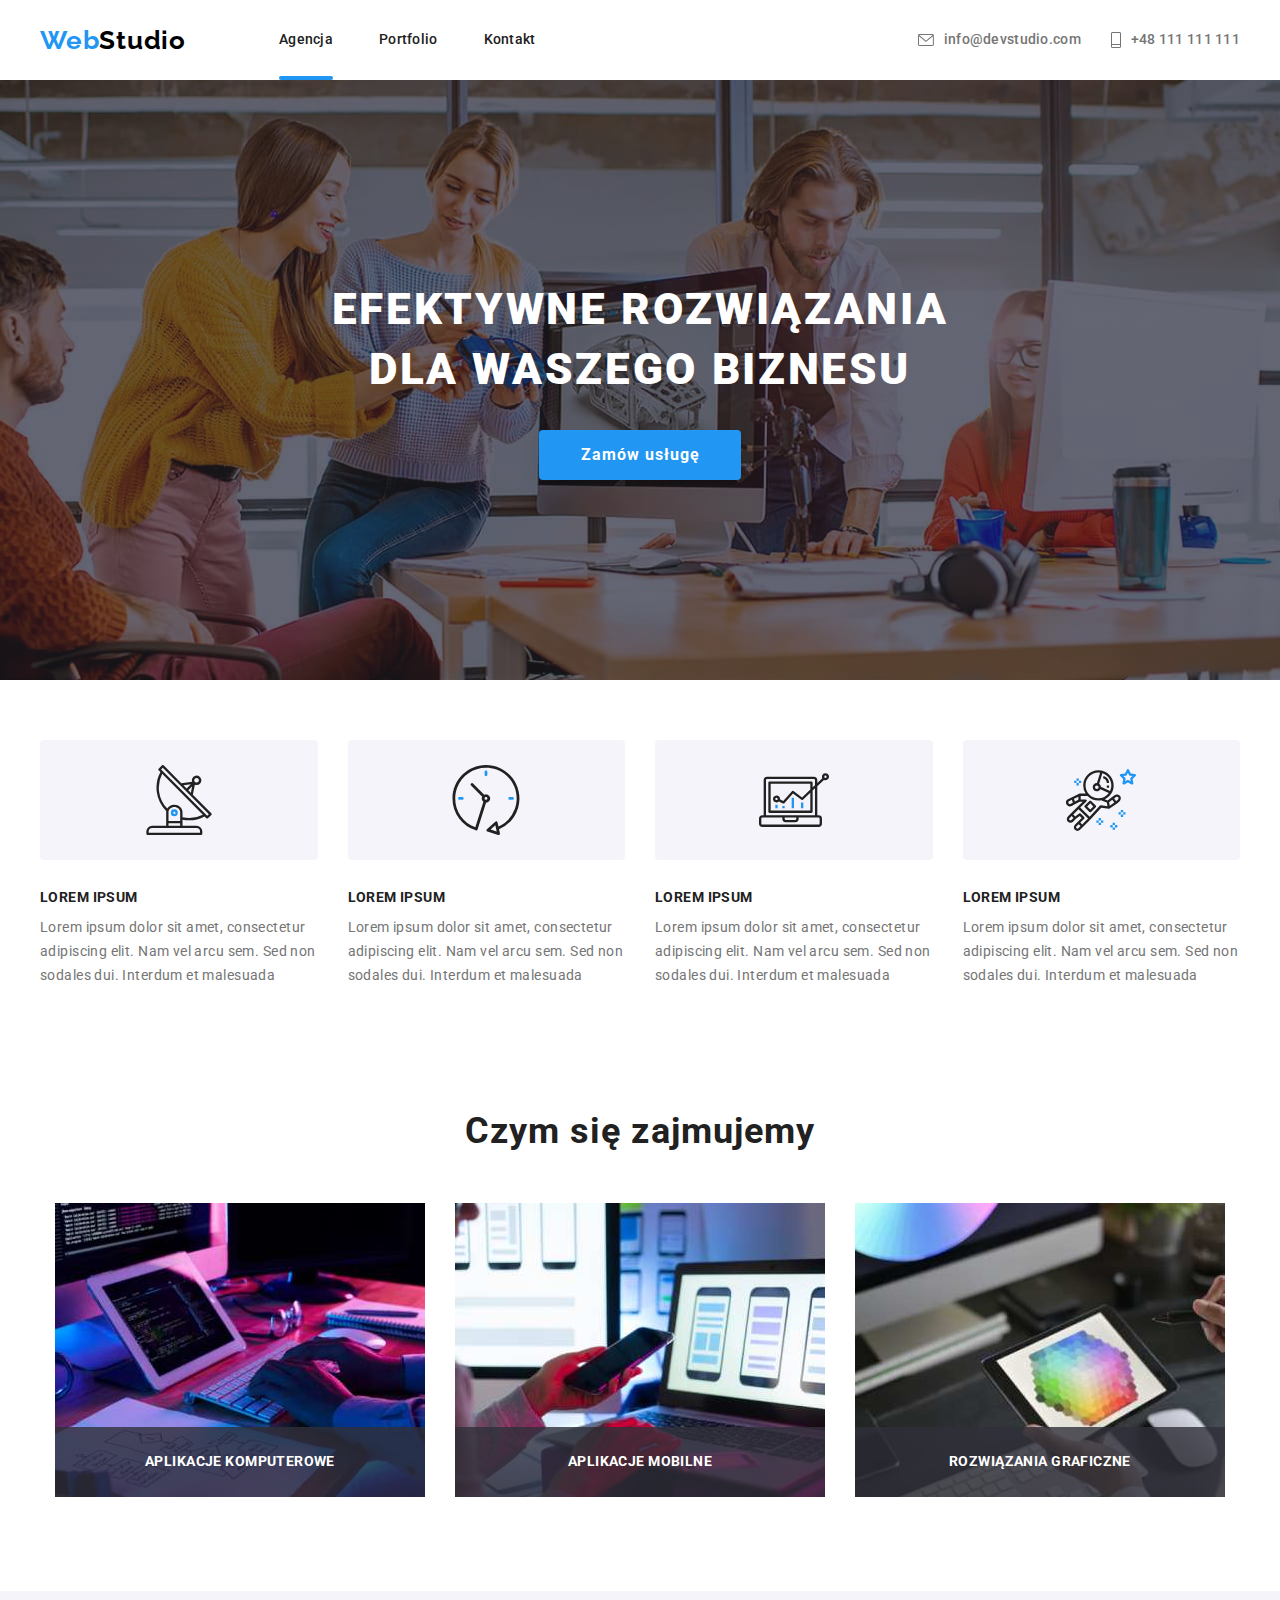
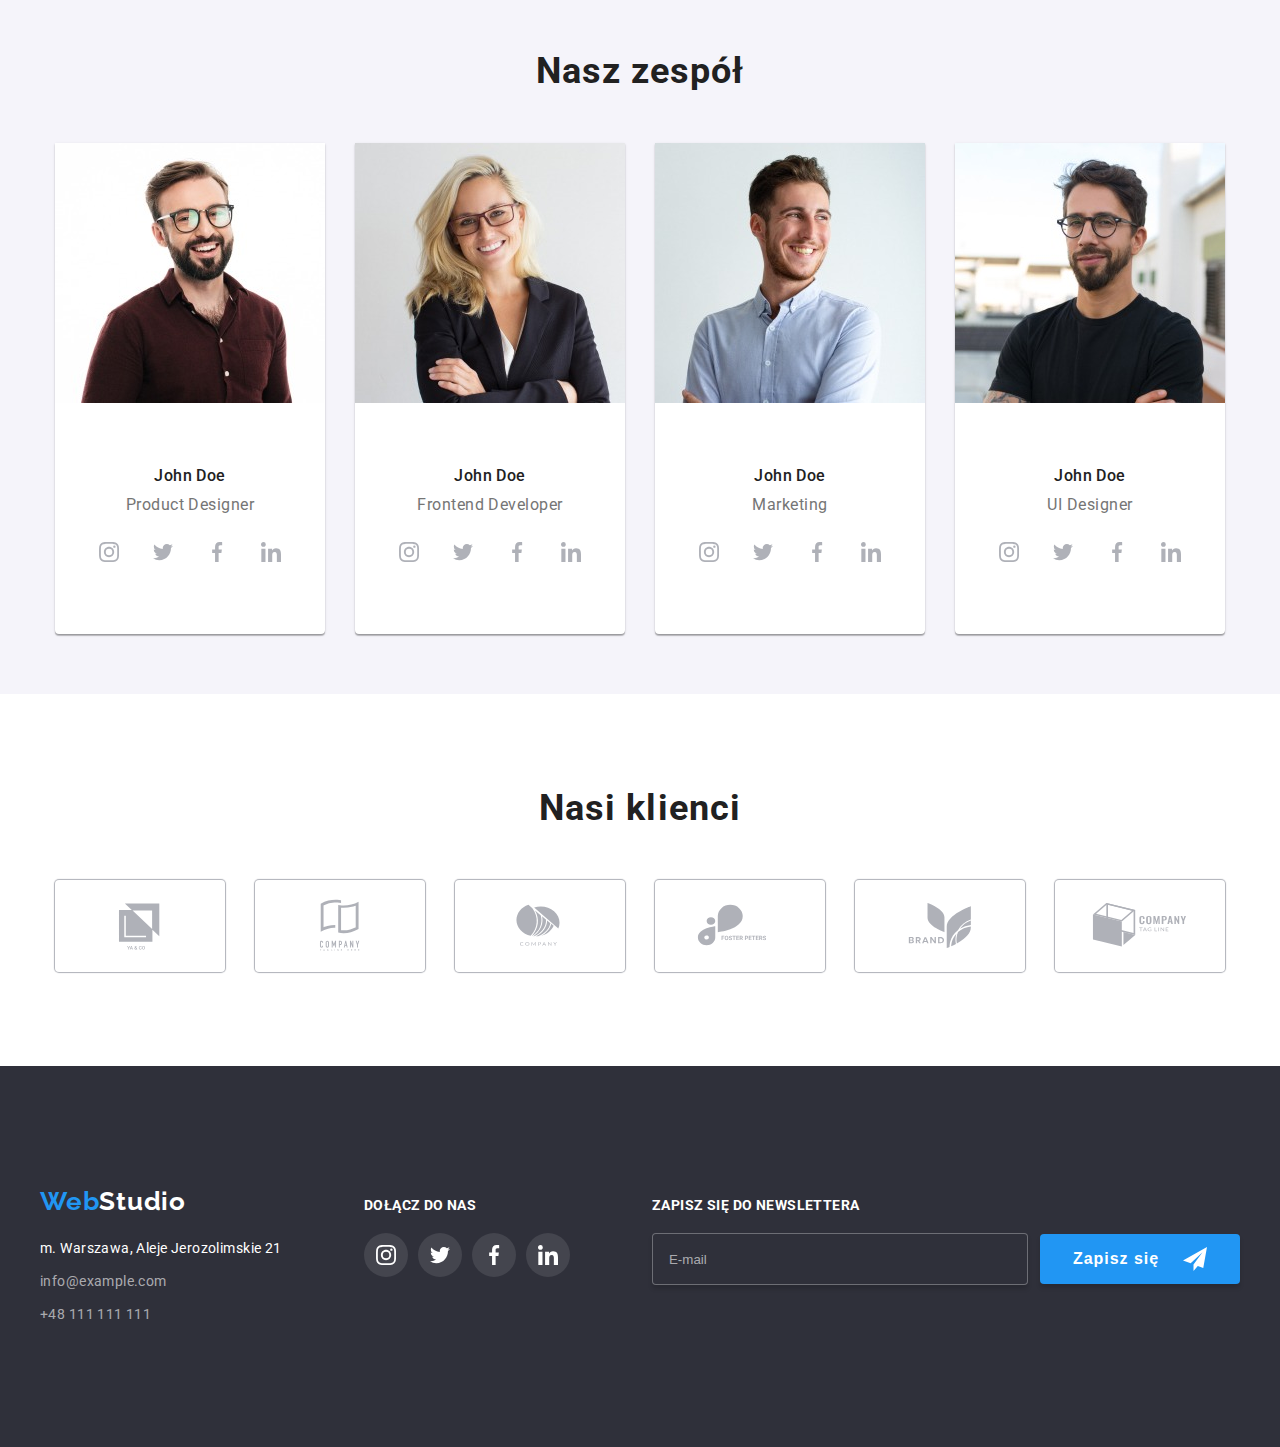
<file: index.html>
<!DOCTYPE html>
<html lang="pl">
  <head>
    <meta charset="UTF-8" />
    <meta http-equiv="X-UA-Compatible" content="IE=edge" />
    <meta name="viewport" content="width=device-width, initial-scale=1.0" />
    <title>WebStudio</title>
    <link
      rel="stylesheet"
      href="https://cdnjs.cloudflare.com/ajax/libs/modern-normalize/1.1.0/modern-normalize.min.css"
      integrity="sha512-wpPYUAdjBVSE4KJnH1VR1HeZfpl1ub8YT/NKx4PuQ5NmX2tKuGu6U/JRp5y+Y8XG2tV+wKQpNHVUX03MfMFn9Q=="
      crossorigin="anonymous"
      referrerpolicy="no-referrer"
    />
    <link rel="preconnect" href="https://fonts.googleapis.com" />
    <link rel="preconnect" href="https://fonts.gstatic.com" crossorigin />
    <link
      href="https://fonts.googleapis.com/css2?family=Raleway:wght@700&family=Roboto:wght@400;500;700;900&display=swap"
      rel="stylesheet"
    />
    <link rel="stylesheet" href="./css/main.min.css" />
    <!-- <link rel="stylesheet" href="./css/variables.min.css" /> -->
    <!-- <link href="./css/styles.css" rel="stylesheet" /> -->
  </head>
  <body>
    <!-- header -->
    <header class="header">
      <!-- mobile-menu -->

      <!-- mobile menu begin -->
      <div class="mobile-menu__overlay" data-menu>
        <div class="mobile-menu">
          <button class="mobile-menu__close-btn" type="button" data-menu-close>
            <svg
              class="mobile-menu__close-button-icon"
              width="40px"
              height="40px"
            >
              <use href="./images/icons.svg#mobile-menu_close-btn"></use>
            </svg>
          </button>
          <ul class="mobile-menu__nav">
            <li class="mobile-menu__item">
              <a class="mobile-menu__link" href="./index.html"> Agencja</a>
            </li>
            <li class="mobile-menu__item">
              <a class="mobile-menu__link" href="./portfolio.html">
                Portfolio</a
              >
            </li>
            <li class="mobile-menu__item">
              <a class="mobile-menu__link" href="#"> Kontakt</a>
            </li>
          </ul>
          <ul class="mobile-menu__contact-list">
            <li class="mobile-menu__contact-list-item">
              <a
                class="mobile-menu__contact-list-item--phone"
                href="tel:+48111111111"
              >
                +48 111 111 111</a
              >
            </li>
            <li class="mobile-menu__contact-list-item">
              <a
                class="mobile-menu__contact-list-item--mail"
                href="mailto:info@devstudio.com"
              >
                info@devstudio.com</a
              >
            </li>
          </ul>
          <ul class="mobile-menu__social-list">
            <li class="mobile-menu__social-list-item">
              <a class="mobile-menu__social-list-link" href="#">Instagram</a>
            </li>
            <li class="mobile-menu__social-list-item">
              <a class="mobile-menu__social-list-link" href="#"> Twitter</a>
            </li>
            <li class="mobile-menu__social-list-item">
              <a class="mobile-menu__social-list-link" href="#"> Facebook</a>
            </li>
            <li class="mobile-menu__social-list-item">
              <a class="mobile-menu__social-list-link" href="#"> Linkedin</a>
            </li>
          </ul>
        </div>
      </div>
      <!-- END-mobile-menu -->
      <!-- header- section -->
      <div class="container header__section">
        <a class="logo logo__text--dark" href="./index.html"
          ><span class="logo__text--accent">Web</span>Studio</a
        >

        <nav class="navigation">
          <ul class="navigation__menu">
            <li class="navigation__item navigation__item--agency">
              <a class="navigation__item--link" href="./index.html">Agencja</a>
            </li>
            <li class="navigation__item">
              <a class="navigation__item--link" href="./portfolio.html"
                >Portfolio</a
              >
            </li>
            <li class="navigation__item">
              <a class="navigation__item--link" href="#">Kontakt</a>
            </li>
          </ul>
          <!-- buton mobile-menu -->
          <button class="mobile-menu__button" type="button" data-menu-open>
            <svg
              class="mobile-menu__open-button-icon"
              width="24px"
              height="16px"
            >
              <use href="./images/icons.svg#mobile-menu"></use>
            </svg>
          </button>
          <!-- end buton mobile-menu -->
        </nav>

        <ul class="contact">
          <li>
            <a class="contact__header" href="mailto:info@devstudio.com"
              ><svg
                class="contact__header--envelopeIcon"
                width="16"
                height="12"
              >
                <use href="./images/icons.svg#icon-envelope"></use></svg
              >info@devstudio.com</a
            >
          </li>
          <li>
            <a class="contact__header" href="tel:+48111111111"
              ><svg class="contact__header--phoneIcon" width="10" height="16">
                <use href="./images/icons.svg#icon-phone"></use></svg
              >+48 111 111 111</a
            >
          </li>
        </ul>
      </div>
      <!-- END header- section -->
    </header>
    <!-- END header -->

    <main>
      <!-- banner section -->
      <section class="banner">
        <div class="container banner_description">
          <h1 class="banner__title">
            EFEKTYWNE ROZWIĄZANIA DLA WASZEGO BIZNESU
          </h1>
          <button class="banner__button" type="button" data-modal-open>
            Zamów usługę
          </button>
        </div>
      </section>
      <!-- END banner section -->

      <!-- paragraphs section -->
      <section class="section paragraphs">
        <div class="container paragraphs__section">
          <ul class="paragraphs__list">
            <li class="paragraphs__content">
              <div class="paragraphs__item">
                <svg width="70px" height="70px">
                  <use href="./images/icons.svg#icon-antena"></use>
                </svg>
              </div>
              <h4 class="paragraphs__title">LOREM IPSUM</h4>
              <p class="paragraphs__text">
                Lorem ipsum dolor sit amet, consectetur adipiscing elit. Nam vel
                arcu sem. Sed non sodales dui. Interdum et malesuada
              </p>
            </li>
            <li class="paragraphs__content">
              <div class="paragraphs__item">
                <svg width="70px" height="70px">
                  <use href="./images/icons.svg#icon-clock"></use>
                </svg>
              </div>
              <h4 class="paragraphs__title">LOREM IPSUM</h4>
              <p class="paragraphs__text">
                Lorem ipsum dolor sit amet, consectetur adipiscing elit. Nam vel
                arcu sem. Sed non sodales dui. Interdum et malesuada
              </p>
            </li>
            <li class="paragraphs__content">
              <div class="paragraphs__item">
                <svg width="70px" height="70px">
                  <use href="./images/icons.svg#icon-diagram"></use>
                </svg>
              </div>
              <h4 class="paragraphs__title">LOREM IPSUM</h4>
              <p class="paragraphs__text">
                Lorem ipsum dolor sit amet, consectetur adipiscing elit. Nam vel
                arcu sem. Sed non sodales dui. Interdum et malesuada
              </p>
            </li>
            <li class="paragraphs__content">
              <div class="paragraphs__item">
                <svg width="70px" height="70px">
                  <use href="./images/icons.svg#icon-astronaut"></use>
                </svg>
              </div>
              <h4 class="paragraphs__title">LOREM IPSUM</h4>
              <p class="paragraphs__text">
                Lorem ipsum dolor sit amet, consectetur adipiscing elit. Nam vel
                arcu sem. Sed non sodales dui. Interdum et malesuada
              </p>
            </li>
          </ul>
        </div>
      </section>
      <!-- END paragraphs section -->

      <!-- work section -->
      <section class="section work">
        <div class="container work__section">
          <h2 class="section__title work_heading">Czym się zajmujemy</h2>

          <ul class="work__list">
            <li class="work__item">
              <img
                class="work__photo"
                src="./images/computer.jpg"
                alt="hand on keybord"
                width="370"
                height="294"
                srcset="./images/computer@2x.jpg 2x"
                sizes="370px"
              />
              <p class="work__title">aplikacje komputerowe</p>
            </li>
            <li class="work__item">
              <img
                class="work__photo"
                src="./images/remote-control.jpg"
                alt="remote control"
                width="370"
                height="294"
                srcset="./images/remote-control@2x.jpg 2x"
                sizes="370px"
              />
              <p class="work__title">aplikacje mobilne</p>
            </li>
            <li class="work__item">
              <img
                class="work__photo"
                src="./images/tablet.jpg"
                alt="tablet"
                width="370"
                height="294"
                srcset="./images/tablet@2x.jpg 2x"
                sizes="370px"
              />
              <p class="work__title">rozwiązania graficzne</p>
            </li>
          </ul>
        </div>
      </section>
      <!-- END work section -->

      <!-- team section -->
      <section class="section team">
        <div class="container team__style">
          <h2 class="section__title team__title">Nasz zespół</h2>
          <ul class="team__members">
            <li class="team__item">
              <picture
                ><source
                  media="(min-width: 1200px)"
                  srcset="
                    ./images/product-designer_270px.webp    1x,
                    ./images/product-designer_270px@2x.webp 2x
                  "
                  type="image/webp"
                />

                <source
                  media="(min-width: 768px)"
                  srcset="
                    ./images/product-designer_354px.webp    1x,
                    ./images/product-designer_354px@2x.webp 2x
                  "
                  type="image/webp"
                />

                <source
                  media="(min-width: 480px)"
                  srcset="
                    ./images/product-designer_450px.webp    1x,
                    ./images/product-designer_450px@2x.webp 2x
                  "
                  type="image/webp"
                />
                <img
                  src="./images/product-designer_270px.webp"
                  alt="product designer"
                />
              </picture>

              <div class="team__member">
                <h4 class="team__name">John Doe</h4>
                <p class="team__status">Product Designer</p>
                <ul class="team-socials">
                  <li>
                    <a href="#" class="team-socials__link">
                      <svg
                        class="team-socials__icon"
                        width="20px"
                        height="20px"
                      >
                        <use
                          href="./images/icons.svg#icon-instagram"
                        ></use></svg
                    ></a>
                  </li>
                  <li>
                    <a href="#" class="team-socials__link">
                      <svg
                        class="team-socials__icon"
                        width="20px"
                        height="20px"
                      >
                        <use
                          href="./images/icons.svg#icon-twitter-1"
                        ></use></svg
                    ></a>
                  </li>
                  <li>
                    <a href="#" class="team-socials__link">
                      <svg
                        class="team-socials__icon"
                        width="20px"
                        height="20px"
                      >
                        <use href="./images/icons.svg#icon-facebook"></use></svg
                    ></a>
                  </li>
                  <li>
                    <a href="#" class="team-socials__link">
                      <svg
                        class="team-socials__icon"
                        width="20px"
                        height="20px"
                      >
                        <use href="./images/icons.svg#icon-linkedin"></use></svg
                    ></a>
                  </li>
                </ul>
              </div>
            </li>

            <li class="team__item">
              <picture
                ><source
                  media="(min-width: 1200px)"
                  srcset="
                    ./images/frontend-dev_270px.webp    1x,
                    ./images/frontend-dev_270px@2x.webp 2x
                  "
                  type="image/webp"
                />

                <source
                  media="(min-width: 768px)"
                  srcset="
                    ./images/frontend-dev_354px.webp    1x,
                    ./images/frontend-dev_354px@2x.webp 2x
                  "
                  type="image/webp"
                />

                <source
                  media="(min-width: 480px)"
                  srcset="
                    ./images/frontend-dev_450px.webp    1x,
                    ./images/frontend-dev_450px@2x.webp 2x
                  "
                  type="image/webp"
                />
                <img
                  src="./images/frontend-dev_270px.webp"
                  alt="frontend developer"
                />
              </picture>
              <div class="team__member">
                <h4 class="team__name">John Doe</h4>
                <p class="team__status">Frontend Developer</p>
                <ul class="team-socials">
                  <li>
                    <a href="#" class="team-socials__link">
                      <svg
                        class="team-socials__icon"
                        width="20px"
                        height="20px"
                      >
                        <use
                          href="./images/icons.svg#icon-instagram"
                        ></use></svg
                    ></a>
                  </li>
                  <li>
                    <a href="#" class="team-socials__link">
                      <svg
                        class="team-socials__icon"
                        width="20px"
                        height="20px"
                      >
                        <use
                          href="./images/icons.svg#icon-twitter-1"
                        ></use></svg
                    ></a>
                  </li>
                  <li>
                    <a href="#" class="team-socials__link">
                      <svg
                        class="team-socials__icon"
                        width="20px"
                        height="20px"
                      >
                        <use href="./images/icons.svg#icon-facebook"></use></svg
                    ></a>
                  </li>
                  <li>
                    <a href="#" class="team-socials__link">
                      <svg
                        class="team-socials__icon"
                        width="20px"
                        height="20px"
                      >
                        <use href="./images/icons.svg#icon-linkedin"></use></svg
                    ></a>
                  </li>
                </ul>
              </div>
            </li>
            <li class="team__item">
              <picture
                ><source
                  media="(min-width: 1200px)"
                  srcset="
                    ./images/marketing_270px.webp    1x,
                    ./images/marketing_270px@2x.webp 2x
                  "
                  type="image/webp"
                />

                <source
                  media="(min-width: 768px)"
                  srcset="
                    ./images/marketing_354px.webp    1x,
                    ./images/marketing_354px@2x.webp 2x
                  "
                  type="image/webp"
                />

                <source
                  media="(min-width: 480px)"
                  srcset="
                    ./images/marketing_450px.webp    1x,
                    ./images/marketing_450px@2x.webp 2x
                  "
                  type="image/webp"
                />
                <img src="./images/marketing_270px.webp" alt=" marketer" />
              </picture>
              <div class="team__member">
                <h4 class="team__name">John Doe</h4>
                <p class="team__status">Marketing</p>
                <ul class="team-socials">
                  <li>
                    <a href="#" class="team-socials__link">
                      <svg
                        class="team-socials__icon"
                        width="20px"
                        height="20px"
                      >
                        <use
                          href="./images/icons.svg#icon-instagram"
                        ></use></svg
                    ></a>
                  </li>
                  <li>
                    <a href="#" class="team-socials__link">
                      <svg
                        class="team-socials__icon"
                        width="20px"
                        height="20px"
                      >
                        <use
                          href="./images/icons.svg#icon-twitter-1"
                        ></use></svg
                    ></a>
                  </li>
                  <li>
                    <a href="#" class="team-socials__link">
                      <svg
                        class="team-socials__icon"
                        width="20px"
                        height="20px"
                      >
                        <use href="./images/icons.svg#icon-facebook"></use></svg
                    ></a>
                  </li>
                  <li>
                    <a href="#" class="team-socials__link">
                      <svg
                        class="team-socials__icon"
                        width="20px"
                        height="20px"
                      >
                        <use href="./images/icons.svg#icon-linkedin"></use></svg
                    ></a>
                  </li>
                </ul>
              </div>
            </li>
            <li class="team__item">
              <picture
                ><source
                  media="(min-width: 1200px)"
                  srcset="
                    ./images/ui-designer_270px.webp    1x,
                    ./images/ui-designer_270px@2x.webp 2x
                  "
                  type="image/webp"
                />

                <source
                  media="(min-width: 768px)"
                  srcset="
                    ./images/ui-designer_354px.webp    1x,
                    ./images/ui-designer_354px@2x.webp 2x
                  "
                  type="image/webp"
                />

                <source
                  media="(min-width: 480px)"
                  srcset="
                    ./images/ui-designer_450px.webp    1x,
                    ./images/ui-designer_450px@2x.webp 2x
                  "
                  type="image/webp"
                />
                <img src="./images/ui-designer_270px.webp" alt="ui designer" />
              </picture>
              <div class="team__member">
                <h4 class="team__name">John Doe</h4>
                <p class="team__status">UI Designer</p>
                <ul class="team-socials">
                  <li>
                    <a href="#" class="team-socials__link">
                      <svg
                        class="team-socials__icon"
                        width="20px"
                        height="20px"
                      >
                        <use
                          href="./images/icons.svg#icon-instagram"
                        ></use></svg
                    ></a>
                  </li>
                  <li>
                    <a href="#" class="team-socials__link">
                      <svg
                        class="team-socials__icon"
                        width="20px"
                        height="20px"
                      >
                        <use
                          href="./images/icons.svg#icon-twitter-1"
                        ></use></svg
                    ></a>
                  </li>
                  <li>
                    <a href="#" class="team-socials__link">
                      <svg
                        class="team-socials__icon"
                        width="20px"
                        height="20px"
                      >
                        <use href="./images/icons.svg#icon-facebook"></use></svg
                    ></a>
                  </li>
                  <li>
                    <a href="#" class="team-socials__link">
                      <svg
                        class="team-socials__icon"
                        width="20px"
                        height="20px"
                      >
                        <use href="./images/icons.svg#icon-linkedin"></use></svg
                    ></a>
                  </li>
                </ul>
              </div>
            </li>
          </ul>
        </div>
      </section>
      <!-- END team section -->

      <!-- customers section -->
      <div class="section">
        <div class="container customers">
          <h2 class="section__title customers-title">Nasi klienci</h2>
          <ul class="customers__list">
            <li class="customers__card">
              <svg class="client__logo" width="106px" height="60px">
                <use href="./images/icons.svg#icon-first-client"></use>
              </svg>
            </li>
            <li class="customers__card">
              <svg class="client__logo" width="106px" height="60px">
                <use href="./images/icons.svg#icon-second-client"></use>
              </svg>
            </li>
            <li class="customers__card">
              <svg class="client__logo" width="106px" height="60px">
                <use href="./images/icons.svg#icon-third-client"></use>
              </svg>
            </li>
            <li class="customers__card">
              <svg class="client__logo" width="106px" height="60px">
                <use href="./images/icons.svg#icon-fourth-client"></use>
              </svg>
            </li>
            <li class="customers__card">
              <svg class="client__logo" width="106px" height="60px">
                <use href="./images/icons.svg#icon-fifth-client"></use>
              </svg>
            </li>
            <li class="customers__card">
              <svg class="client__logo" width="106px" height="60px">
                <use href="./images/icons.svg#icon-sixth-client"></use>
              </svg>
            </li>
          </ul>
        </div>
      </div>
      <!-- END customers section -->
    </main>

    <!-- FOOTER -->
    <footer class="footer">
      <div class="container footer__section">
        <div class="footer__heading">
          <a class="logo logo__text--light" href="./index.html"
            ><span class="logo__text--accent">Web</span>Studio</a
          >
          <address class="address">
            <ul class="address__description">
              <li class="address__physical">
                m. Warszawa, Aleje Jerozolimskie 21
              </li>
              <li>
                <a class="footer__contact" href="mailto:info@example.com"
                  >info@example.com</a
                >
              </li>
              <li>
                <a class="footer__contact" href="tel:+48111111111"
                  >+48 111 111 111</a
                >
              </li>
            </ul>
          </address>
        </div>
        <!--  socials -footer -->
        <div class="footer-socials">
          <h4 class="footer-socials__title">Dołącz do nas</h4>
          <ul class="footer-socials__list">
            <li>
              <a href="#" class="footer-socials__link">
                <svg class="footer-socials__icon" width="20px" height="20px">
                  <use href="./images/icons.svg#icon-instagram"></use></svg
              ></a>
            </li>
            <li>
              <a href="#" class="footer-socials__link">
                <svg class="footer-socials__icon" width="20px" height="20px">
                  <use href="./images/icons.svg#icon-twitter-1"></use></svg
              ></a>
            </li>
            <li>
              <a href="#" class="footer-socials__link">
                <svg class="footer-socials__icon" width="20px" height="20px">
                  <use href="./images/icons.svg#icon-facebook"></use></svg
              ></a>
            </li>
            <li>
              <a href="#" class="footer-socials__link">
                <svg class="footer-socials__icon" width="20px" height="20px">
                  <use href="./images/icons.svg#icon-linkedin"></use></svg
              ></a>
            </li>
          </ul>
        </div>
        <!-- end socials -footer -->
        <!-- newsletter -->
        <div class="newsletter">
          <h4 class="newsletter__title">Zapisz się do newslettera</h4>
          <form class="newsletter__style">
            <label class="newsletter__label" for="user_email">
              <input
                class="newsletter__input"
                type="email"
                id="user_email"
                placeholder="E-mail"
                required
            /></label>
            <button class="newsletter__button" type="submit">
              Zapisz się
              <svg class="newsletter__button--icon" width="24px" height="24px">
                <use href="./images/icons.svg#icon-send"></use>
              </svg>
            </button>
          </form>
          <!-- END newsletter -->
        </div>
      </div>
    </footer>
    <!-- END of FOOTER -->
    <!-- ===============MODAL WINDOW WITH BACKDROP================== -->
    <!-- ===============BACKDROP================== -->
    <div class="backdrop modal__is-hidden" data-modal>
      <div class="modal">
        <button type="button" class="modal__close-btn" data-modal-close>
          <svg width="11px" height="11px">
            <use href="./images/icons.svg#icon-cross"></use>
          </svg>
        </button>
        <!-- ===============END_BACKDROP================== -->

        <!-- ===============MODAL_WINDOW================== -->
        <h2 class="modal__title">Zostaw swoje dane w formularzu poniżej</h2>

        <form class="inputs">
          <fieldset class="inputs__frame">
            <div class="inputs__title name">Imię</div>
            <label class="input" for="user_name">
              <svg width="18px" height="18px">
                <use href="./images/icons.svg#icon-modal-person"></use></svg
              ><input
                class="input__data"
                type="text"
                name="name"
                id="user_name"
                required
            /></label>
          </fieldset>

          <fieldset class="inputs__frame">
            <div class="inputs__title">Telefon</div>
            <label class="input" for="user_phone">
              <svg width="18px" height="18px">
                <use href="./images/icons.svg#icon-modal-phone"></use></svg
              ><input class="input__data" type="tel" id="user_phone" required
            /></label>
          </fieldset>

          <fieldset class="inputs__frame">
            <div class="inputs__title">Email</div>
            <label class="input" for="mail">
              <svg width="18px" height="18px">
                <use href="./images/icons.svg#icon-modal-mail"></use></svg
              ><input class="input__data" type="email" id="mail" required
            /></label>
          </fieldset>

          <fieldset
            class="inputs__frame--comment"
            title="Napisz, co dokładnie Cię interesuje "
          >
            <div class="inputs__title">Komentarz</div>
            <label class="input--comment" for="user_comment">
              <textarea
                class="input__data--comment"
                name="comment"
                id="user_comment"
                cols="30"
                placeholder="Wprowadź tekst"
              ></textarea>
            </label>
          </fieldset>
          <!-- ==================checkbox====================== -->
          <label
            class="checkbox"
            for="user_agree"
            title="aby przesłać formularz, musisz wyrazić zgodę"
          >
            <input
              class="checkbox__basic"
              type="checkbox"
              name="regulations"
              id="user_agree"
              required
            />
            <span class="checkbox__action"
              ><svg class="checkbox__action--checked" width="11px" height="8px">
                <use href="./images/icons.svg#icon-modal-checked"></use></svg
              ><svg
                class="checkbox__action--unchecked"
                width="16px"
                height="15px"
              >
                <use href="./images/icons.svg#icon-unchecked"></use>
              </svg>

              <span class="checkbox__statement">
                Oświadczam iż akceptuję
                <a class="checkbox__politicy" href="#">Regulamin</a> i
                <a class="checkbox__politicy" href="#">Politykę prywatności.</a>
              </span>
            </span>
          </label>

          <!-- ==================END_checkbox====================== -->

          <button class="modal__send-button" type="submit">Wyślij</button>
        </form>
      </div>
    </div>
    <!-- ===============END_MODAL_WINDOW================== -->

    <script src="./mobile-menu.js"></script>
    <script src="./modal.js"></script>
    <!-- ===============END of MODAL WINDOW WITH BACKDROP ================== -->
  </body>
</html>
</file>
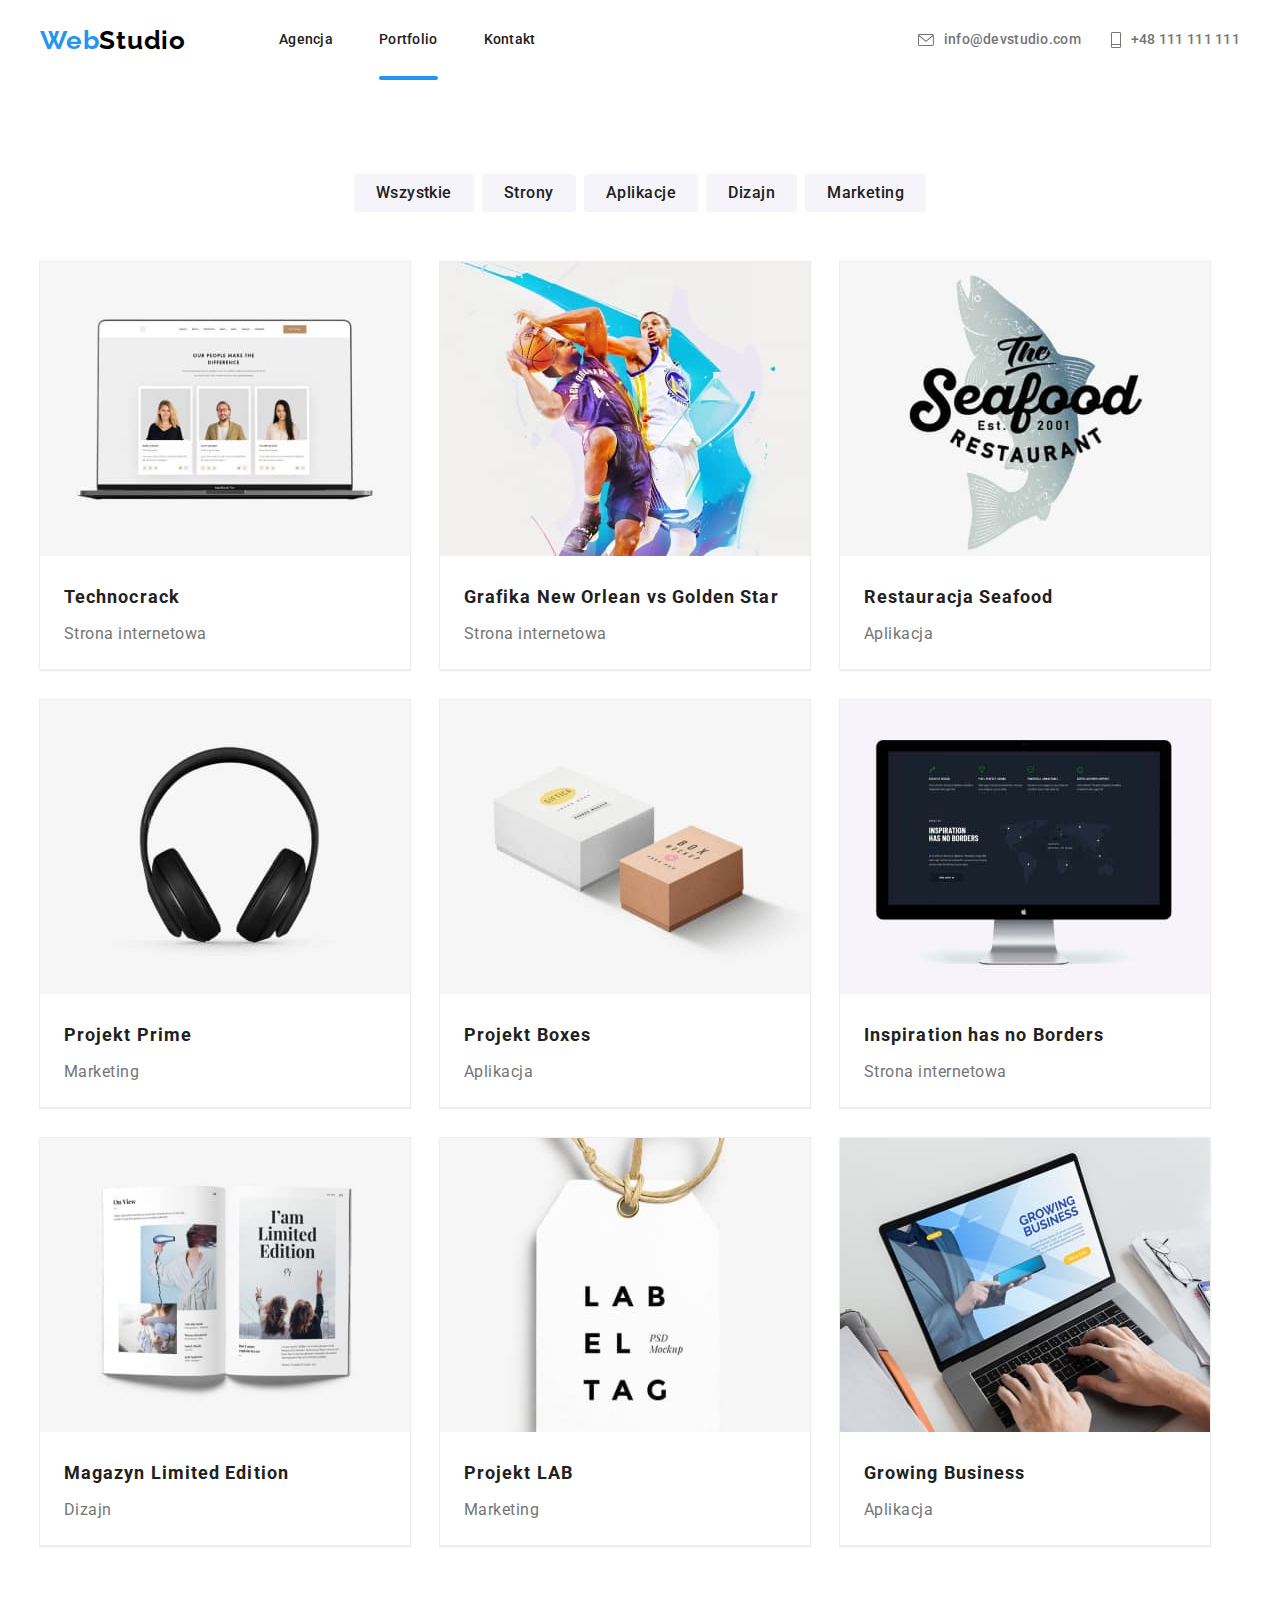
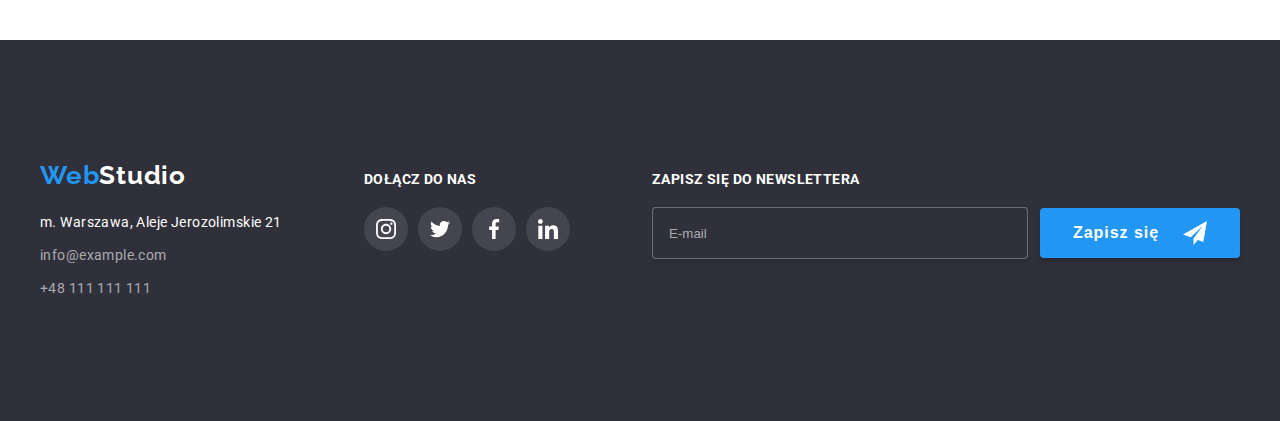
<file: portfolio.html>
<!DOCTYPE html>
<html lang="en">
  <head>
    <meta charset="UTF-8" />
    <meta http-equiv="X-UA-Compatible" content="IE=edge" />
    <meta name="viewport" content="width=device-width, initial-scale=1.0" />
    <title>Portfolio</title>
    <link rel="preconnect" href="https://fonts.googleapis.com" />
    <link rel="preconnect" href="https://fonts.gstatic.com" crossorigin />
    <link
      href="https://fonts.googleapis.com/css2?family=Raleway:wght@700&family=Roboto:wght@400;500;700;900&display=swap"
      rel="stylesheet"
    />
    <link rel="stylesheet" href="./css/main.min.css" />
    <!-- <link href="./css/styles.css" rel="stylesheet" /> -->
    <!-- <link rel="stylesheet" href="./css/variables.min.css"> -->
  </head>

  <body>
    <header class="header">
      <div class="container header__section">
        <a class="logo logo__text--dark" href="./index.html"
          ><span class="logo__text--accent">Web</span>Studio</a
        >
        <nav class="navigation">
          <ul class="navigation__menu">
            <li class="navigation__item">
              <a class="navigation__item--link" href="./index.html">Agencja</a>
            </li>
            <li class="navigation__item navigation__item--portfolio">
              <a class="navigation__item--link" href="./portfolio.html"
                >Portfolio</a
              >
            </li>
            <li class="navigation__item">
              <a class="navigation__item--link" href="#">Kontakt</a>
            </li>
          </ul>
        </nav>

        <ul class="contact">
          <li>
            <a class="contact__header" href="mailto:info@devstudio.com"
              ><svg
                class="contact__header--envelopeIcon"
                width="16"
                height="12"
              >
                <use href="./images/icons.svg#icon-envelope"></use></svg
              >info@devstudio.com</a
            >
          </li>
          <li>
            <a class="contact__header" href="tel:+48111111111"
              ><svg class="contact__header--phoneIcon" width="10" height="16">
                <use href="./images/icons.svg#icon-phone"></use></svg
              >+48 111 111 111</a
            >
          </li>
        </ul>
      </div>
    </header>

    <main class="section">
      <div class="container">
        <div class="portfolio-menu">
          <ul class="portfolio-menu__buttons">
            <li>
              <button class="portfolio-menu__button" type="button">
                Wszystkie
              </button>
            </li>
            <li>
              <button class="portfolio-menu__button" type="button">
                Strony
              </button>
            </li>
            <li>
              <button class="portfolio-menu__button" type="button">
                Aplikacje
              </button>
            </li>
            <li>
              <button class="portfolio-menu__button" type="button">
                Dizajn
              </button>
            </li>
            <li>
              <button class="portfolio-menu__button" type="button">
                Marketing
              </button>
            </li>
          </ul>
        </div>
        <div class="portfolio">
          <ul class="portfolio__list">
            <li class="portfolio__item">
              <a href="#">
                <figure class="product">
                  <div class="product__content">
                    <img
                      src="./images/laptop.jpg"
                      alt="laptop"
                      width="370"
                      height="294"
                    />
                    <div class="product__cover">
                      <p class="product__text">
                        Technocrack jest popularną platformą wykorzystywaną do
                        rozpowszechniania koronawirusa. Firmy wykorzystują tę
                        platformę do celów szpiegowskich i ataków na
                        niezabezpieczone serwery konkurencji
                      </p>
                    </div>
                  </div>
                  <figcaption class="product__subject">
                    <h4 class="product__title">Technocrack</h4>
                    <p class="product__subtitle">Strona internetowa</p>
                  </figcaption>
                </figure>
              </a>
            </li>
            <li class="portfolio__item">
              <a href="#">
                <figure class="product">
                  <div class="product__content">
                    <img
                      src="./images/basket-players.jpg"
                      alt="basket-players"
                      width="370"
                      height="294"
                    />
                    <div class="product__cover">
                      <p class="product__text">
                        Technocrack jest popularną platformą wykorzystywaną do
                        rozpowszechniania koronawirusa. Firmy wykorzystują tę
                        platformę do celów szpiegowskich i ataków na
                        niezabezpieczone serwery konkurencji
                      </p>
                    </div>
                  </div>
                  <figcaption class="product__subject">
                    <h4 class="product__title">
                      Grafika New Orlean vs Golden Star
                    </h4>
                    <p class="product__subtitle">Strona internetowa</p>
                  </figcaption>
                </figure></a
              >
            </li>
            <li class="portfolio__item">
              <a href="#">
                <figure class="product">
                  <div class="product__content">
                    <img
                      src="./images/seafood.jpg"
                      alt="Seafood"
                      width="370"
                      height="294"
                    />
                    <div class="product__cover">
                      <p class="product__text">
                        Technocrack jest popularną platformą wykorzystywaną do
                        rozpowszechniania koronawirusa. Firmy wykorzystują tę
                        platformę do celów szpiegowskich i ataków na
                        niezabezpieczone serwery konkurencji
                      </p>
                    </div>
                  </div>
                  <figcaption class="product__subject">
                    <h4 class="product__title">Restauracja Seafood</h4>
                    <p class="product__subtitle">Aplikacja</p>
                  </figcaption>
                </figure></a
              >
            </li>
            <li class="portfolio__item">
              <a href="#">
                <figure class="product">
                  <div class="product__content">
                    <img
                      src="./images/headphones.jpg"
                      alt="headphones"
                      width="370"
                      height="294"
                    />
                    <div class="product__cover">
                      <p class="product__text">
                        Technocrack jest popularną platformą wykorzystywaną do
                        rozpowszechniania koronawirusa. Firmy wykorzystują tę
                        platformę do celów szpiegowskich i ataków na
                        niezabezpieczone serwery konkurencji
                      </p>
                    </div>
                  </div>
                  <figcaption class="product__subject">
                    <h4 class="product__title">Projekt Prime</h4>
                    <p class="product__subtitle">Marketing</p>
                  </figcaption>
                </figure></a
              >
            </li>
            <li class="portfolio__item">
              <a href="#">
                <figure class="product">
                  <div class="product__content">
                    <img
                      src="./images/boxes.jpg"
                      alt="boxes"
                      width="370"
                      height="294"
                    />
                    <div class="product__cover">
                      <p class="product__text">
                        Technocrack jest popularną platformą wykorzystywaną do
                        rozpowszechniania koronawirusa. Firmy wykorzystują tę
                        platformę do celów szpiegowskich i ataków na
                        niezabezpieczone serwery konkurencji
                      </p>
                    </div>
                  </div>
                  <figcaption class="product__subject">
                    <h4 class="product__title">Projekt Boxes</h4>
                    <p class="product__subtitle">Aplikacja</p>
                  </figcaption>
                </figure></a
              >
            </li>
            <li class="portfolio__item">
              <a href="#">
                <figure class="product">
                  <div class="product__content">
                    <img
                      src="./images/monitor.jpg"
                      alt="monitor"
                      width="370"
                      height="294"
                    />
                    <div class="product__cover">
                      <p class="product__text">
                        Technocrack jest popularną platformą wykorzystywaną do
                        rozpowszechniania koronawirusa. Firmy wykorzystują tę
                        platformę do celów szpiegowskich i ataków na
                        niezabezpieczone serwery konkurencji
                      </p>
                    </div>
                  </div>
                  <figcaption class="product__subject">
                    <h4 class="product__title">Inspiration has no Borders</h4>
                    <p class="product__subtitle">Strona internetowa</p>
                  </figcaption>
                </figure></a
              >
            </li>
            <li class="portfolio__item">
              <a href="#">
                <figure class="product">
                  <div class="product__content">
                    <img
                      src="./images/book.jpg"
                      alt="book"
                      width="370"
                      height="294"
                    />
                    <div class="product__cover">
                      <p class="product__text">
                        Technocrack jest popularną platformą wykorzystywaną do
                        rozpowszechniania koronawirusa. Firmy wykorzystują tę
                        platformę do celów szpiegowskich i ataków na
                        niezabezpieczone serwery konkurencji
                      </p>
                    </div>
                  </div>
                  <figcaption class="product__subject">
                    <h4 class="product__title">Magazyn Limited Edition</h4>
                    <p class="product__subtitle">Dizajn</p>
                  </figcaption>
                </figure></a
              >
            </li>
            <li class="portfolio__item">
              <a href="#">
                <figure class="product">
                  <div class="product__content">
                    <img
                      src="./images/ticket.jpg"
                      alt="ticket"
                      width="370"
                      height="294"
                    />
                    <div class="product__cover">
                      <p class="product__text">
                        Technocrack jest popularną platformą wykorzystywaną do
                        rozpowszechniania koronawirusa. Firmy wykorzystują tę
                        platformę do celów szpiegowskich i ataków na
                        niezabezpieczone serwery konkurencji
                      </p>
                    </div>
                  </div>
                  <figcaption class="product__subject">
                    <h4 class="product__title">Projekt LAB</h4>
                    <p class="product__subtitle">Marketing</p>
                  </figcaption>
                </figure></a
              >
            </li>
            <li class="portfolio__item">
              <a href="#">
                <figure class="product">
                  <div class="product__content">
                    <img
                      src="./images/personal-computer.jpg"
                      alt="personal-computer"
                      width="370"
                      height="294"
                    />
                    <div class="product__cover">
                      <p class="product__text">
                        Technocrack jest popularną platformą wykorzystywaną do
                        rozpowszechniania koronawirusa. Firmy wykorzystują tę
                        platformę do celów szpiegowskich i ataków na
                        niezabezpieczone serwery konkurencji
                      </p>
                    </div>
                  </div>
                  <figcaption class="product__subject">
                    <h4 class="product__title">Growing Business</h4>
                    <p class="product__subtitle">Aplikacja</p>
                  </figcaption>
                </figure></a
              >
            </li>
          </ul>
        </div>
      </div>
    </main>

    <footer class="footer">
      <div class="container footer__section">
        <div class="footer__heading">
          <a class="logo logo__text--light" href="./index.html"
            ><span class="logo__text--accent">Web</span>Studio</a
          >
          <address class="address">
            <ul class="address__description">
              <li class="address__physical">
                m. Warszawa, Aleje Jerozolimskie 21
              </li>
              <li>
                <a class="footer__contact" href="mailto:info@example.com"
                  >info@example.com</a
                >
              </li>
              <li>
                <a class="footer__contact" href="tel:+48111111111"
                  >+48 111 111 111</a
                >
              </li>
            </ul>
          </address>
        </div>
        <div class="footer-socials">
          <h4 class="footer-socials__title">Dołącz do nas</h4>
          <ul class="footer-socials__list">
            <li>
              <a href="#" class="footer-socials__link">
                <svg class="footer-socials__icon" width="20px" height="20px">
                  <use href="./images/icons.svg#icon-instagram"></use></svg
              ></a>
            </li>
            <li>
              <a href="#" class="footer-socials__link">
                <svg class="footer-socials__icon" width="20px" height="20px">
                  <use href="./images/icons.svg#icon-twitter-1"></use></svg
              ></a>
            </li>
            <li>
              <a href="#" class="footer-socials__link">
                <svg class="footer-socials__icon" width="20px" height="20px">
                  <use href="./images/icons.svg#icon-facebook"></use></svg
              ></a>
            </li>
            <li>
              <a href="#" class="footer-socials__link">
                <svg class="footer-socials__icon" width="20px" height="20px">
                  <use href="./images/icons.svg#icon-linkedin"></use></svg
              ></a>
            </li>
          </ul>
        </div>

        <div class="newsletter">
          <h4 class="newsletter__title">Zapisz się do newslettera</h4>
          <form class="newsletter__style">
            <label for="user_email">
              <input
                class="newsletter__input"
                type="email"
                id="user_email"
                placeholder="E-mail"
                required
            /></label>
            <button class="newsletter__button" type="submit">
              Zapisz się
              <svg class="newsletter__button--icon" width="24px" height="24px">
                <use href="./images/icons.svg#icon-send"></use>
              </svg>
            </button>
          </form>
        </div>
      </div>
    </footer>
  </body>
</html>
</file>
<file: css/styles.css>
/* =========shadow colors============ */

/* ========= end shadow colors============ */

/* =====LOGO=========== */

/* =====LOGO END=========== */
/* =============HEADER============ */

/* =============HEADER__END============ */
/* ============= banner  ============ */

/* ============= banner END  ============ */
/* ==========paragraph======= */

/* ==========paragraph END======= */
/* ==========what we do======= */

/* ==========what we do_ END======= */
/* =============team======== */

/* =============team end============ */
/* =============customers section============ */

/* =============customers section END============ */
/* =========== BACKDROP ========================= */

/* ==========modal window inputs===================== */

/* ======chcecbox====== */

/* ======chcecbox END====== */

/* ==========modal window inputs end======================== */
/* ==================END BACKDROP==================== */
/* ///////////////////////////////////// */
/* =============PORTFOLIO============ */

/*========== portfolio covers============== */

/*========== END of portfolio covers============== */
/* =============PORTFOLIO__END============ */

/* =============FOOTER============ */

/* =============FOOTER__END============ */
</file>
<file: css/main.min.css>
.mobile-menu__button{position:absolute;right:23px;top:22px;cursor:pointer;border:none;background-color:rgba(0,0,0,0);fill:var(--secondary-black)}@media screen and (min-width: 768px){.mobile-menu__button{display:none}}.mobile-menu__button:hover{fill:var(--blue-color)}.mobile-menu__overlay{position:fixed;top:0;left:0;z-index:5;width:100%;height:100%;opacity:0;visibility:hidden;pointer-events:none;transform:translateX(-100%);transition-property:transform,opacity,visibility;transition-duration:250ms;transition-timing-function:cubic-bezier(0.4, 0, 0.2, 1)}.mobile-menu__overlay.is-open{transform:translateX(0);opacity:1;visibility:visible;pointer-events:initial}.mobile-menu{display:flex;flex-direction:column;justify-content:space-between;width:100vw;height:100vh;background-color:var(--secondary-color);padding:48px 40px}.mobile-menu__close-btn{position:absolute;fill:var(--secondary-black);background-color:rgba(0,0,0,0);border:none;right:15px;top:10px;cursor:pointer;transition-property:fill;transition-duration:250ms;transition-timing-function:cubic-bezier(0.4, 0, 0.2, 1)}.mobile-menu__close-btn:hover{fill:var(--blue-color)}.mobile-menu__nav{display:flex;flex-direction:column;gap:32px;font-weight:500;font-size:40px;line-height:118%;justify-content:space-between;letter-spacing:.02em;text-decoration:none}.mobile-menu__link{color:var(--blue-color)}.mobile-menu__contact-list{display:flex;flex-direction:column;gap:32px}.mobile-menu__contact-list-item{letter-spacing:.02em;font-weight:500}.mobile-menu__contact-list-item--phone{font-size:34px;line-height:118%;color:var(--blue-color)}.mobile-menu__contact-list-item--mail{font-weight:500;font-size:24px;line-height:117%;color:var(--primary-color)}.mobile-menu__social-list-link{font-weight:500;font-size:18px;line-height:122%;text-decoration:none}.mobile-menu__social-list-item:not(:last-child){padding-right:10px;border-right:1px solid var(--third-black)}.mobile-menu__social-list{display:flex;align-items:flex-end;gap:10px;font-weight:500;font-size:18px;line-height:1.2222222222;letter-spacing:.02em;text-decoration:none;margin-top:64px}.mobile-menu__social-list-link{color:var(--blue-color)}:root{--secondary-black: rgba(0, 0, 0, 1);--third-black: rgba(33, 33, 33, 0.2);--primary-black: rgba(33, 33, 33, 1);--second-blue-color: rgba(33, 150, 243, 0);--blue-color: rgba(33, 150, 243, 1);--second-dark: rgba(47, 48, 58, 0.4);--third-dark: rgba(47, 48, 58, 0.8);--dark-color: rgba(47, 48, 58, 1);--primary-half-color: rgba(117, 117, 117, 0.5);--primary-color: rgba(117, 117, 117, 1);--secondary-grey: rgba(175, 177, 184, 1);--header-background-color: rgba(236, 236, 236, 1);--grey-color: rgba(238, 238, 238, 1);--white-color: rgba(245, 244, 250, 1);--dark-grey-color: rgba(255, 255, 255, 0.1);--lighter-dark-grey-color: rgba(255, 255, 255, 0.3);--semi-white-color: rgba(255, 255, 255, 0.6);--secondary-color: rgba(255, 255, 255, 1);--grey-0-06: rgba(0, 0, 0, 0.06);--grey-0-02: rgba(0, 0, 0, 0.2);--grey-0-01: rgba(0, 0, 0, 0.01);--grey-0-08: rgba(0, 0, 0, 0.08);--grey-0-10: rgba(0, 0, 0, 0.1);--grey-0-12: rgba(0, 0, 0, 0.12);--grey-0-14: rgba(0, 0, 0, 0.14);--grey-0-15: rgba(0, 0, 0, 0.15);--grey-0-16: rgba(0, 0, 0, 0.16);--grey-0-15: rgba(0, 0, 0, 0.15);--grey-0-15: rgba(0, 0, 0, 0.15);--grey-0-20: rgba(0, 0, 0, 0.2)}.backdrop{position:fixed;left:0;top:0;width:100%;height:100%;background-color:var(--grey-0-02);transition-property:opacity,visibility;transition-duration:250ms;transition-timing-function:cubic-bezier(0, 0, 0.2, 1)}*,*::after,*::before{margin:0;padding:0}body{font-family:"Roboto",sans-serif;color:var(--primary-color);background-color:var(--secondary-color);font-size:14px;letter-spacing:.03em;margin:0 auto}a{text-decoration:none}ul{list-style-type:none;padding:0;margin:0}.container{margin:0 auto;min-width:320px;padding:0 15px}@media screen and (min-width: 480px){.container{width:480px}}@media screen and (min-width: 768px){.container{width:768px}}@media screen and (min-width: 1200px){.container{width:1200px}}.section{padding:94px 0}.section__title{color:var(--primary-black);font-weight:700;font-size:28px;line-height:1.18;letter-spacing:.03em}@media screen and (min-width: 1200px){.section__title{font-size:36px;line-height:1.16}}.header__section{position:relative;display:flex;flex-direction:row;align-items:center}.logo{font-family:"Raleway";font-size:24px;font-weight:700;line-height:1.17;text-decoration:none;letter-spacing:.03em}@media screen and (min-width: 1200px){.logo{font-size:26px;line-height:1.19}}.logo__text--dark{color:var(--secondary-black)}@media screen and (max-width: 768px){.logo__text--dark{padding:16px 0}}.logo__text--light{color:var(--secondary-color)}.logo__text--accent{color:var(--blue-color)}.navigation{display:flex}.navigation__menu{display:flex;gap:46px}@media screen and (max-width: 767px){.navigation__menu{display:none}}@media screen and (min-width: 768px){.navigation__menu{margin-left:93px;display:flex}}@media screen and (min-width: 1200px){.navigation__menu{margin-left:93px;display:flex}}.navigation__item--link{color:var(--primary-black);font-size:14px;font-weight:500;line-height:1.14;text-decoration:none;letter-spacing:.02em;padding:32px 0;display:block;position:relative;bottom:0;transition-property:color,box-shadow;transition-duration:250ms;transition-timing-function:cubic-bezier(0.4, 0, 0.2, 1)}.navigation__item--link:hover,.navigation__item--link:focus{color:var(--blue-color);outline:none}.navigation__item{position:relative}.navigation__item:hover::after,.navigation__item:focus-within::after{background-color:var(--blue-color);z-index:1}.navigation__item::after{content:"";display:block;width:100%;height:4px;border-radius:2px;background-color:var(--secondary-color);position:absolute;bottom:0;left:0;transition-property:background-color;transition-duration:250ms;transition-timing-function:cubic-bezier(0, 0, 0.2, 1)}.navigation__item--agency::after{content:"";display:block;width:100%;height:4px;border-radius:2px;background-color:var(--blue-color);position:absolute;bottom:0;left:0}.navigation__item--portfolio::after{content:"";display:block;width:100%;height:4px;border-radius:2px;background-color:var(--blue-color);position:absolute;bottom:0;left:0}.contact{display:flex;flex-direction:row;gap:30px;margin-left:auto}.contact{display:none}@media screen and (min-width: 768px){.contact{display:flex;flex-direction:column;gap:10px}}@media screen and (min-width: 1200px){.contact{display:flex;flex-direction:row;gap:30px}}.contact__header{color:inherit;font-size:12px;font-weight:500;line-height:117%;text-decoration:none;letter-spacing:.02em;display:flex;align-items:center;transition-property:fill,color;transition-duration:250ms;transition-timing-function:cubic-bezier(0.4, 0, 0.2, 1)}@media screen and (min-width: 1200px){.contact__header{font-size:14px;line-height:114%}}.contact__header:hover,.contact__header .contact__header:focus{outline:none;color:var(--blue-color)}.contact__header--envelopeIcon{fill:currentColor;margin-right:10px}.contact__header--phoneIcon{fill:currentColor;margin-right:10px}.footer__contact{color:var(--semi-white-color);text-decoration:none;font-family:inherit;font-size:14px;line-height:1.71;font-style:inherit;letter-spacing:.03em}.footer__contact:hover,.footer__contact:focus{color:var(--blue-color);transition:250ms;transition-timing-function:cubic-bezier(0.4, 0, 0.2, 1);outline:none}.banner{padding-top:118px;max-width:1600px;margin:0 auto;min-width:320px;background-color:var(--second-dark);background-repeat:no-repeat;background-position:center;background-size:cover;background-image:linear-gradient(rgba(47, 48, 58, 0.4), rgba(47, 48, 58, 0.4)),url(../images/banner_img_480x400px.jpg);padding-bottom:118px;text-align:center;display:flex;flex-direction:column;align-items:center;text-align:center;justify-content:center;gap:30px}@media(min-device-pixel-ratio: 2),(-webkit-min-device-pixel-ratio: 2),(min-resolution: 192dpi),(min-resolution: 2dppx){.banner{background-image:linear-gradient(rgba(47, 48, 58, 0.4), rgba(47, 48, 58, 0.4)),url(../images/banner_img_480x400px@2x.webp)}}@media screen and (min-width: 768px){.banner{background-image:linear-gradient(rgba(47, 48, 58, 0.4), rgba(47, 48, 58, 0.4)),url(../images/banner_img_768x400px.jpg)}}@media screen and (min-width: 768px)and (min-device-pixel-ratio: 2),screen and (min-width: 768px)and (-webkit-min-device-pixel-ratio: 2),screen and (min-width: 768px)and (min-resolution: 192dpi),screen and (min-width: 768px)and (min-resolution: 2dppx){.banner{background-image:linear-gradient(rgba(47, 48, 58, 0.4), rgba(47, 48, 58, 0.4)),url(../images/banner_img_768x400px@2x.webp)}}@media screen and (min-width: 1200px){.banner{max-width:1600px;padding-top:200px;padding-bottom:200px;background-image:linear-gradient(rgba(47, 48, 58, 0.4), rgba(47, 48, 58, 0.4)),url(../images/banner_img_1600x600px.jpg)}}@media screen and (min-width: 1200px)and (min-device-pixel-ratio: 2),screen and (min-width: 1200px)and (-webkit-min-device-pixel-ratio: 2),screen and (min-width: 1200px)and (min-resolution: 192dpi),screen and (min-width: 1200px)and (min-resolution: 2dppx){.banner{background-image:linear-gradient(rgba(47, 48, 58, 0.4), rgba(47, 48, 58, 0.4)),url(../images/banner_img_1600x600px@2x.webp)}}.banner__title{max-width:365px;margin:0 auto;margin-bottom:30px;color:var(--secondary-color);font-weight:900;font-size:26px;line-height:162%;letter-spacing:.06em}@media screen and (min-width: 1200px){.banner__title{font-size:44px;line-height:136%;max-width:696px}}.banner__button{margin:0;text-align:center;padding:10px 41px 10px 42px;cursor:pointer;font-family:inherit;font-size:16px;font-weight:700;line-height:1.88;color:var(--secondary-color);letter-spacing:.06em;background-color:var(--blue-color);border:none;border-radius:4px;box-shadow:0 4px 4px 0 rgba(0,0,0,.15);transition-property:color,background-color;transition-duration:250ms;transition-timing-function:cubic-bezier(0.4, 0, 0.2, 1)}.banner__button:hover{background-color:var(--white-color);color:var(--blue-color)}.banner__button:focus-visible{outline:none;background-color:var(--white-color);color:var(--blue-color)}.paragraphs{padding-bottom:0;padding-top:60px;margin-bottom:30px}.paragraphs__list{margin:0;display:flex;justify-content:center;flex-wrap:wrap;gap:30px}@media screen and (min-width: 768px){.paragraphs__list{gap:30px}}@media screen and (min-width: 1200px){.paragraphs__list{flex-wrap:nowrap;gap:30px}}@media screen and (min-width: 768px){.paragraphs__content{width:354px;gap:30px}}.paragraphs__item{padding:0;height:120px;display:flex;justify-content:center;align-items:center;background-color:var(--white-color);border-radius:4px;margin-bottom:30px}.paragraphs__title{color:var(--primary-black);font-size:14px;font-weight:700;line-height:1.14;letter-spacing:.03em;margin-bottom:10px;text-align:center}@media screen and (min-width: 768px){.paragraphs__title{text-align:left}}.paragraphs__text{color:inherit;font-size:14px;line-height:1.71;letter-spacing:.03em}.work{display:none}@media screen and (min-width: 1200px){.work{display:block;padding-bottom:94px}}.work__section{display:flex;flex-direction:column;gap:50px;text-align:center;align-items:center;padding-top:0}.work__list{display:flex;flex-direction:row;justify-content:center;gap:30px}.work__photo{display:block}.work__item{position:relative}.work__title{text-transform:uppercase;background-color:var(--third-dark);font-weight:700;color:var(--secondary-color);font-size:14px;line-height:1.14;display:flex;align-items:center;justify-content:center;position:absolute;width:100%;height:70px;bottom:0}.team{min-width:320px;background-color:var(--white-color)}@media screen and (min-width: 1200px){.team{padding:60px 0}}.team__style{display:flex;flex-direction:column;gap:30px;text-align:center;align-items:center}@media screen and (min-width: 1200px){.team__style{gap:50px}}.team__members{display:flex;flex-wrap:wrap;justify-content:center;gap:30px}.team__item{max-width:450px;margin:0 auto;box-shadow:0 2px 1px 0 rgba(0,0,0,.2),0 1px 1px 0 rgba(0,0,0,.14),0 1px 3px 0 rgba(0,0,0,.12);border-radius:0px 0px 4px 4px;background-color:var(--secondary-color)}@media screen and (min-width: 768px){.team__item{width:354px}}@media screen and (min-width: 1200px){.team__item{width:270px}}.team__member{display:flex;flex-direction:column;gap:10px;margin:30px 0}@media screen and (max-width: 480px){.team__member{padding:30px 74px;padding-bottom:24px}}@media screen and (min-width: 768px){.team__member{padding:30px 74px;padding-bottom:24px}}@media screen and (min-width: 1200px){.team__member{padding:30px 32px;padding-bottom:30px}}.team__name{color:var(--primary-black);font-size:16px;font-weight:500;line-height:1.19;letter-spacing:.03em}.team__status{color:inherit;font-size:16px;line-height:1.19;letter-spacing:.03em}.customers{display:flex;flex-direction:column;gap:30px;text-align:center;align-items:center}@media screen and (min-width: 1200px){.customers{gap:50px}}.customers__list{display:flex;flex-direction:row;flex-wrap:wrap;gap:30px}@media screen and (min-width: 1200px){.customers__list{flex-wrap:nowrap}}.customers__card{margin:0 auto;width:210px;height:92px;display:flex;justify-content:center;align-items:center;box-shadow:0 0 1px 1px var(--secondary-grey);border-radius:4px;fill:var(--secondary-grey);transition-property:fill,box-shadow;transition-duration:250ms;transition-timing-function:cubic-bezier(0.4, 0, 0.2, 1);cursor:pointer}.customers__card:hover{fill:var(--blue-color);box-shadow:0 0 1px 1px var(--blue-color)}@media screen and (min-width: 480px){.customers__card{width:210px}}@media screen and (min-width: 768px){.customers__card{width:226px}}@media screen and (min-width: 1200px){.customers__card{width:170px}}.footer{padding:60px 0px 60px 0px;min-width:320px;margin:0 auto;background-color:var(--dark-color);font-family:inherit;font-size:14px;line-height:1.71;font-style:inherit;letter-spacing:.03em;display:flex;flex-direction:row}.footer__section{display:flex;flex-direction:column;align-items:center;gap:60px;text-align:center}@media screen and (min-width: 768px){.footer__section{padding:60px 76px;flex-direction:row;flex-wrap:wrap;align-items:baseline;justify-content:space-around}}@media screen and (min-width: 1200px){.footer__section{flex-direction:row;align-items:baseline;text-align:left;justify-content:left;padding:60px 15px}}.footer__heading{font-style:inherit;font-family:inherit;display:flex;flex-direction:column;gap:20px;text-align:center}@media screen and (min-width: 1200px){.footer__heading{text-align:left}}.address{font-family:inherit;font-size:14px;line-height:1.71;font-style:inherit;letter-spacing:.03em}.address__description{display:flex;flex-direction:column;gap:8px;padding:0}@media screen and (min-width: 1200px){.address__description{gap:9px}}.address__physical{color:var(--secondary-color);font-family:inherit;font-size:14px;line-height:1.71;font-style:inherit;letter-spacing:.03em}.newsletter{display:flex;flex-direction:column;gap:20px;text-align:center}@media screen and (min-width: 1200px){.newsletter{margin-left:auto;text-align:left}}.newsletter__title{font-family:inherit;font-size:14px;font-weight:700;line-height:1.17;letter-spacing:.03em;color:var(--secondary-color);text-transform:uppercase}.newsletter__style{display:flex;flex-direction:column;gap:20px;align-items:center}@media screen and (min-width: 1200px){.newsletter__style{flex-direction:row;gap:12px}}.newsletter__label{max-width:450px}.newsletter__input{width:320px;height:50px;color:var(--secondary-color);background-color:var(--dark-color);border:1px solid var(--lighter-dark-grey-color);border-radius:4px;padding-left:16px;box-shadow:0 4px 4px 0 var(--grey-0-15);transition-property:border-color,box-shadow;transition-duration:250ms;transition-timing-function:cubic-bezier(0.4, 0, 0.2, 1)}@media screen and (min-width: 480px){.newsletter__input{width:450px}}@media screen and (min-width: 768px){.newsletter__input{width:450px}}@media screen and (min-width: 1200px){.newsletter__input{width:358px}}.newsletter__input::-moz-placeholder{color:var(--semi-white-color)}.newsletter__input:-ms-input-placeholder{color:var(--semi-white-color)}.newsletter__input::placeholder{color:var(--semi-white-color)}.newsletter__input:hover,.newsletter__input:focus-within{border-color:var(--blue-color);outline:var(--blue-color);box-shadow:0 0 0 0 var(--blue-color)}.newsletter__button{width:200px;height:50px;display:flex;justify-content:center;align-items:center;gap:24px;font-size:16px;font-weight:700;line-height:188px;letter-spacing:.06em;border-radius:4px;background-color:var(--blue-color);color:var(--secondary-color);cursor:pointer;box-shadow:0 4px 4px 0 var(--grey-0-15);border:none;transition-property:color,background-color;transition-duration:250ms;transition-timing-function:cubic-bezier(0.4, 0, 0.2, 1)}.newsletter__button:hover{background-color:var(--white-color);color:var(--blue-color)}.newsletter__button--icon{--color1: var(--secondary-color);transition-property:--color1;transition-duration:250ms;transition-timing-function:cubic-bezier(0.4, 0, 0.2, 1)}.newsletter__button:hover .newsletter__button--icon{--color1: var(--blue-color)}.newsletter__button:focus-visible{outline:none;background-color:var(--white-color);color:var(--blue-color)}.team-socials{margin-top:6px;display:flex;justify-content:center;gap:10px}.team-socials__link{display:flex;width:44px;height:44px;background-color:var(--secondary-color);justify-content:center;align-items:center;fill:var(--secondary-grey);cursor:pointer;border-radius:50%;transition-property:fill,background-color;transition-duration:250ms;transition-timing-function:cubic-bezier(0.4, 0, 0.2, 1)}.team-socials__link:hover,.team-socials__link:focus{background-color:var(--blue-color);fill:var(--secondary-color)}.footer-socials{display:flex;flex-direction:column;gap:20px;font-family:inherit;font-size:14px;font-weight:700;line-height:1.17;letter-spacing:.03em;color:var(--secondary-color);text-transform:uppercase;justify-content:center;text-align:center}@media screen and (min-width: 768px){.footer-socials{margin-left:auto;text-align:center}}@media screen and (min-width: 1200px){.footer-socials{margin-left:auto;text-align:left}}.footer-socials__list{display:flex;flex-direction:row;gap:10px}.footer-socials__link{display:flex;width:44px;height:44px;fill:var(--secondary-color);background-color:var(--dark-grey-color);justify-content:center;align-items:center;cursor:pointer;border-radius:50%;transition-property:background-color;transition-duration:250ms;transition-timing-function:cubic-bezier(0.4, 0, 0.2, 1)}.footer-socials__link:hover,.footer-socials__link:focus{background-color:var(--blue-color)}.modal{position:absolute;top:50%;left:50%;transform:translate(-50%, -50%);width:528px;height:581px;background-color:var(--secondary-color);box-shadow:0 2px 1px 0 rgba(0,0,0,.2),0 1px 1px 0 rgba(0,0,0,.14);border-radius:4px;display:flex;flex-direction:column;gap:30px;padding:40px}@media screen and (max-width: 1199px){.modal{width:95%;max-width:450px;height:95%;max-height:609px;overflow:scroll}}@media screen and (min-width: 1200px){.modal{width:528px;height:581px}}.modal__close-btn{position:absolute;display:flex;justify-content:center;align-items:center;top:8px;right:8px;width:30px;height:30px;background-color:var(--secondary-color);border:1px solid var(--grey-0-10);border-radius:50%;cursor:pointer}.modal__title{color:var(--primary-black);text-align:center;font-weight:700;font-size:20px;line-height:150%}@media screen and (min-width: 1200px){.modal__title{line-height:115%}}.modal__send-button{font-weight:700;font-size:16px;line-height:188%;letter-spacing:.06em;color:var(--secondary-color);background-color:var(--blue-color);border:none;border-radius:4px;box-shadow:0 4px 4px 0 rgba(0,0,0,.15);cursor:pointer;padding:10px 76px;margin:auto;margin-bottom:0}.modal__send-button:hover{background-color:var(--white-color);color:var(--blue-color)}.modal__send-button:focus-visible{outline:none;background-color:var(--white-color);color:var(--blue-color)}.modal__is-hidden{opacity:0;visibility:hidden;pointer-events:none}.input{position:absolute;display:flex;gap:12px;padding:11px 12px}.input__data{max-width:399px;font-size:12px;color:var(--secondary-black);border:0;outline:none}.input__data:hover{outline:none}.input__data--comment{max-width:400px;height:96px;box-sizing:border-box;resize:none;border:0;outline:none}.input__data--comment::-moz-placeholder{color:var(--primary-half-color)}.input__data--comment:-ms-input-placeholder{color:var(--primary-half-color)}.input__data--comment::placeholder{color:var(--primary-half-color)}.input--comment{outline:none;font-size:12px;color:var(--secondary-black);padding:12px 16px;padding-bottom:0;border-radius:4px;border-color:var(--third-black);box-sizing:border-box}.inputs{display:flex;flex-direction:column;gap:28px}.inputs__title{position:relative;transform:translate(0, -20px);box-sizing:border-box;font-size:12px;line-height:1.17;letter-spacing:.01em}.inputs__frame{border:1px solid var(--third-black);display:flex;justify-content:left;height:40px;border-radius:4px;transition-property:border-color,fill,box-shadow;transition-duration:250ms;transition-timing-function:cubic-bezier(0.4, 0, 0.2, 1);box-shadow:0 2px 1px 0 rgba(0,0,0,.2),0 1px 1px 0 rgba(0,0,0,.14),0 1px 3px 0 rgba(0,0,0,.12)}.inputs__frame:hover,.inputs__frame:focus-within{border-color:var(--blue-color);fill:var(--blue-color);box-shadow:0 0 0 0 var(--blue-color)}.inputs__frame--comment{height:120px;border-radius:4px;border:1px solid var(--third-black);transition-property:border-color,box-shadow;transition-duration:250ms;transition-timing-function:cubic-bezier(0.4, 0, 0.2, 1);box-shadow:0 2px 1px 0 rgba(0,0,0,.2),0 1px 1px 0 rgba(0,0,0,.14),0 1px 3px 0 rgba(0,0,0,.12)}.inputs__frame--comment:hover,.inputs__frame--comment:focus-within{border-color:var(--blue-color);box-shadow:0 0 0 0 var(--blue-color)}.checkbox{position:relative;display:flex;cursor:pointer;line-height:171%}.checkbox__action{display:flex;align-items:center;padding-left:13px}.checkbox__action--checked{position:absolute;visibility:hidden}.checkbox__basic{visibility:hidden;width:0px;height:0px}.checkbox__basic:checked+.checkbox__action .checkbox__action--unchecked{visibility:hidden}.checkbox__basic:checked+.checkbox__action .checkbox__action--checked{visibility:visible;width:16px;height:15px;fill:var(--secondary-color);background-color:var(--blue-color);padding:3px 1px 2px 2px;border-radius:2px}.checkbox__statement{padding-left:8px}.checkbox__politicy{text-decoration:underline;color:var(--blue-color)}.portfolio-menu{margin-bottom:50px;padding-top:0}.portfolio-menu__buttons{display:flex;justify-content:center;gap:8px;width:auto}.portfolio-menu__button{padding:6px 22px;cursor:pointer;font-family:inherit;font-size:16px;font-weight:500;line-height:1.62;color:var(--primary-black);letter-spacing:.03em;background-color:var(--white-color);border:none;border-radius:4px;transition-property:color,background-color,box-shadow;transition-duration:250ms;transition-timing-function:cubic-bezier(0.4, 0, 0.2, 1)}.portfolio-menu__button:hover{background-color:var(--blue-color);color:var(--secondary-color);box-shadow:0 2px 2px 0 rgba(0,0,0,.12),0 1px 2px 0 rgba(0,0,0,.08),0 3px 1px 0 rgba(0,0,0,.01)}.portfolio-menu__button:focus-visible{outline:none;background-color:var(--blue-color);color:var(--secondary-color);box-shadow:0 2px 2px 0 rgba(0,0,0,.12),0 1px 2px 0 rgba(0,0,0,.08),0 3px 1px 0 rgba(0,0,0,.01)}.portfolio{width:1170px}.portfolio__list{display:flex;flex-wrap:wrap;justify-content:space-between;gap:30px}.portfolio__item{width:370px;border-bottom:1px solid;border-color:var(--grey-color);box-shadow:0 0 1px 1px var(--grey-color);transition-property:box-shadow;transition-duration:250ms;transition-timing-function:cubic-bezier(0.4, 0, 0.2, 1)}.portfolio__item:hover{box-shadow:1px 4px 6px 0px rgba(0,0,0,.16),0px 4px 4px 0px rgba(0,0,0,.06),1px 1px 1px 0px rgba(0,0,0,.12)}.portfolio__item:focus-within{box-shadow:1px 4px 6px 0px rgba(0,0,0,.16),0px 4px 4px 0px rgba(0,0,0,.06),1px 1px 1px 0px rgba(0,0,0,.12)}.portfolio__item:hover .product__cover{transform:translate(0%, -100%)}.portfolio__item:focus-within .product__cover{transform:translate(0%, -100%);outline:none}.product{margin:0;text-align:left}.product__content{position:relative;overflow:hidden}.product__cover{width:100%;height:100%;background-color:var(--blue-color);opacity:.9;position:absolute;transform:translate(0%, 0%);will-change:transform;transition-property:transform;transition-duration:250ms;transition-timing-function:cubic-bezier(0, 0, 0.2, 1)}.product__text{color:var(--secondary-color);font-size:18px;line-height:156%;left:.03em;padding:49px 45px 49px 24px}.product__subject{padding:20px 24px;display:flex;flex-direction:column;justify-content:flex-start;gap:4px}.product__title{color:var(--primary-black);font-size:18px;font-weight:700;line-height:2;letter-spacing:.06em}.product__subtitle{text-decoration:none;color:var(--primary-color);font-size:16px;line-height:1.88;letter-spacing:.03em}/*# sourceMappingURL=main.min.css.map */
</file>
